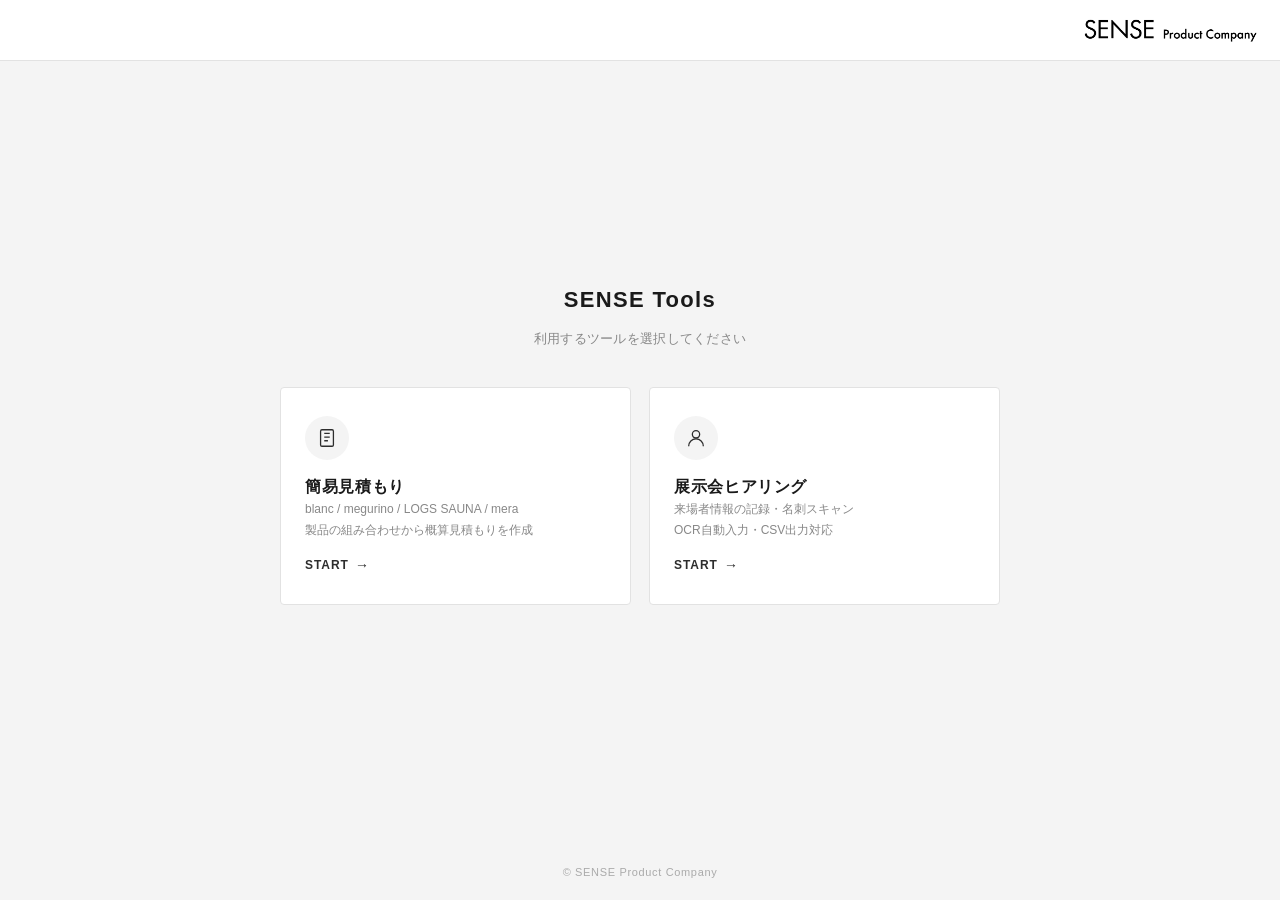
<file: index.html>
<!DOCTYPE html>
<html lang="ja">
<head>
<meta charset="UTF-8">
<meta name="viewport" content="width=device-width, initial-scale=1.0">
<meta name="theme-color" content="#2D2D2D">
<title>SENSE Tools | blanc & megurino</title>
<style>
*,*::before,*::after{box-sizing:border-box;margin:0;padding:0;touch-action:manipulation;}
html,body{min-height:100vh;}
body{
  font-family:'Hiragino Kaku Gothic Pro','Meiryo','Yu Gothic',sans-serif;
  background:#F4F4F4;color:#2D2D2D;font-size:14px;line-height:1.6;
  display:flex;flex-direction:column;
}
.header{
  background:#fff;border-bottom:1px solid #E2E2E2;padding:16px 20px;
  display:flex;align-items:center;justify-content:flex-end;
}
.header-logo-img{height:28px;width:auto;display:block;}

.main{flex:1;display:flex;flex-direction:column;align-items:center;justify-content:center;padding:40px 20px 60px;}
.intro{text-align:center;margin-bottom:36px;max-width:520px;}
.intro-title{font-size:22px;font-weight:700;color:#1A1A1A;letter-spacing:0.06em;margin-bottom:10px;}
.intro-sub{font-size:13px;color:#888;letter-spacing:0.02em;line-height:1.8;}

.cards{display:grid;grid-template-columns:1fr;gap:14px;width:100%;max-width:520px;}
@media(min-width:680px){.cards{grid-template-columns:1fr 1fr;gap:18px;max-width:720px;}}

.card{
  background:#fff;border:1px solid #E2E2E2;border-radius:4px;
  padding:28px 24px;text-decoration:none;color:inherit;
  display:flex;flex-direction:column;gap:14px;
  transition:border-color 0.15s,background 0.15s,transform 0.1s,box-shadow 0.15s;
  cursor:pointer;
}
.card:hover{border-color:#2D2D2D;transform:translateY(-2px);box-shadow:0 4px 14px rgba(0,0,0,0.06);}
.card:active{transform:translateY(0);}
.card-icon{
  width:44px;height:44px;border-radius:50%;background:#F4F4F4;
  display:flex;align-items:center;justify-content:center;
}
.card-icon svg{width:22px;height:22px;stroke:#2D2D2D;stroke-width:1.4;fill:none;}
.card-title{font-size:16px;font-weight:700;color:#1A1A1A;letter-spacing:0.04em;}
.card-desc{font-size:12px;color:#888;line-height:1.7;}
.card-arrow{margin-top:auto;font-size:12px;color:#2D2D2D;letter-spacing:0.08em;font-weight:600;display:flex;align-items:center;gap:6px;}
.card-arrow::after{content:'→';font-size:14px;}

.footer{padding:18px 20px;text-align:center;font-size:11px;color:#AAAAAA;letter-spacing:0.06em;}
</style>
</head>
<body>
<header class="header">
  <img class="header-logo-img" src="./estimate/images/sense_logo.jpg.png.png?v=3" alt="SENSE Product Company" onerror="this.src='./estimate/images/sense_logo.jpg.png?v=3';this.onerror=function(){this.style.display='none';}">
</header>

<main class="main">
  <div class="intro">
    <div class="intro-title">SENSE Tools</div>
    <div class="intro-sub">利用するツールを選択してください</div>
  </div>

  <div class="cards">
    <a href="./estimate/" class="card">
      <div class="card-icon">
        <svg viewBox="0 0 24 24"><path d="M9 7h6M9 11h6M9 15h4"/><rect x="5" y="3" width="14" height="18" rx="1.5"/></svg>
      </div>
      <div>
        <div class="card-title">簡易見積もり</div>
        <div class="card-desc">blanc / megurino / LOGS SAUNA / mera<br>製品の組み合わせから概算見積もりを作成</div>
      </div>
      <div class="card-arrow">START</div>
    </a>

    <a href="./hearing/" class="card">
      <div class="card-icon">
        <svg viewBox="0 0 24 24"><circle cx="12" cy="8" r="4"/><path d="M4 21c0-4.4 3.6-8 8-8s8 3.6 8 8"/></svg>
      </div>
      <div>
        <div class="card-title">展示会ヒアリング</div>
        <div class="card-desc">来場者情報の記録・名刺スキャン<br>OCR自動入力・CSV出力対応</div>
      </div>
      <div class="card-arrow">START</div>
    </a>
  </div>
</main>

<footer class="footer">© SENSE Product Company</footer>
</body>
</html>
</file>
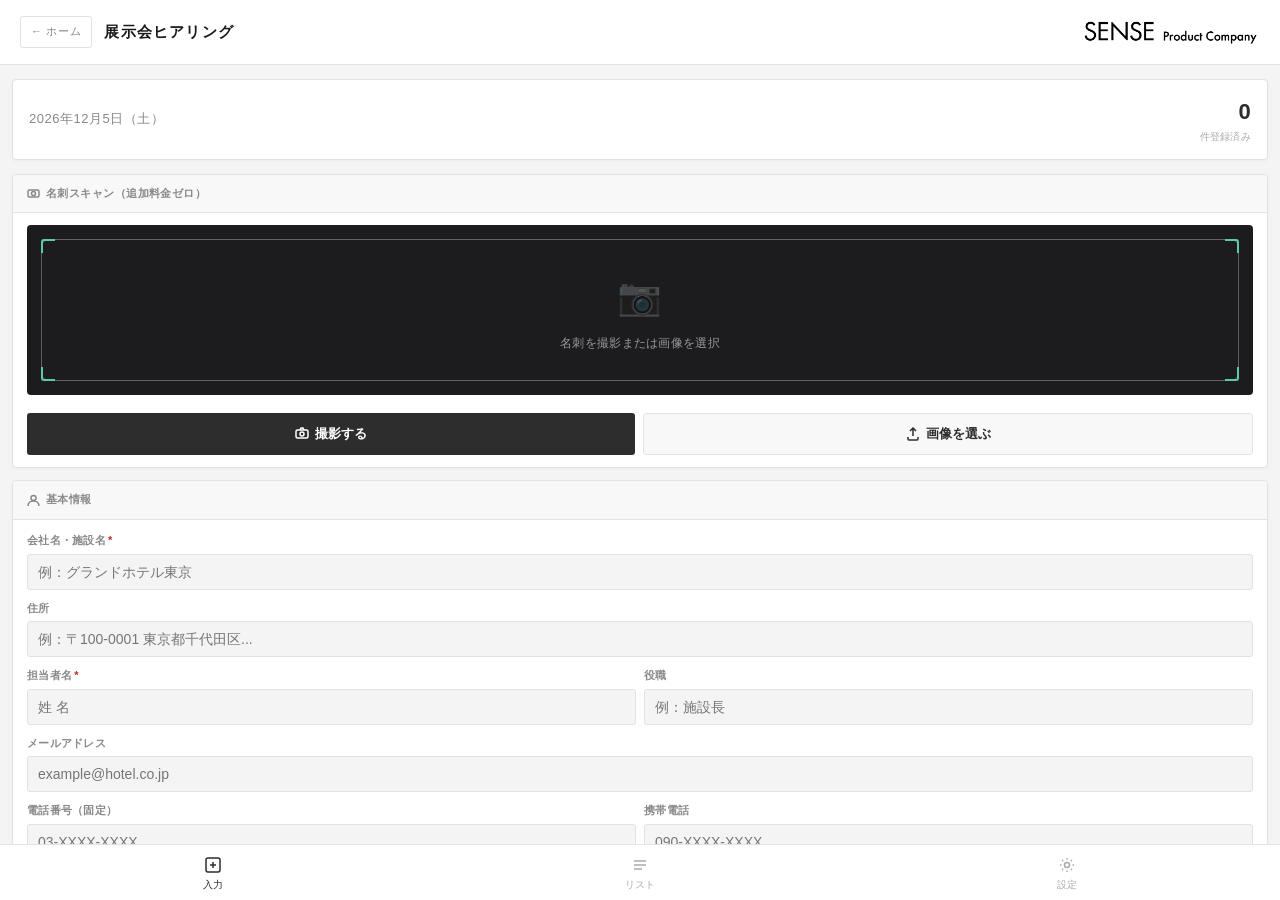
<file: hearing/index.html>
<!DOCTYPE html>
<html lang="ja">
<head>
<meta charset="UTF-8">
<meta name="viewport" content="width=device-width, initial-scale=1.0, user-scalable=no">
<meta name="theme-color" content="#1a56a0">
<meta name="apple-mobile-web-app-capable" content="yes">
<meta name="apple-mobile-web-app-status-bar-style" content="black-translucent">
<meta name="apple-mobile-web-app-title" content="展示会ヒアリング">
<meta name="mobile-web-app-capable" content="yes">
<link rel="manifest" href="manifest.json">
<link rel="apple-touch-icon" href="icons/icon-192.png">
<link rel="icon" type="image/png" href="icons/icon-192.png">
<title>展示会ヒアリング</title>
<style>
*{box-sizing:border-box;margin:0;padding:0}
:root{
  --bg:#F4F4F4;--surface:#fff;--surface2:#F8F8F8;--border:#E2E2E2;
  --text:#2D2D2D;--text2:#888;--text3:#AAAAAA;
  --accent:#2D2D2D;--accent-light:#F4F4F4;--accent-text:#1A1A1A;
  --green:#388E3C;--green-light:#E8F5E9;
  --amber:#8a5c00;--amber-light:#FFF8E1;
  --red:#C62828;--red-light:#FDECEC;
  --hot:#C62828;--hot-bg:#FDECEC;
  --warm:#8a5c00;--warm-bg:#FFF8E1;
  --cold:#2D2D2D;--cold-bg:#F4F4F4;
  --radius:4px;--radius-sm:3px;--shadow:0 1px 3px rgba(0,0,0,.04);
  --safe-bottom:env(safe-area-inset-bottom,0px);
}
html,body{height:100%;overflow-x:hidden;}
body{font-family:'Hiragino Kaku Gothic Pro','Meiryo','Yu Gothic',sans-serif;background:var(--bg);color:var(--text);font-size:14px;line-height:1.6;letter-spacing:0.02em;}
.app-header{background:#fff;border-bottom:1px solid #E2E2E2;padding:16px 20px;display:flex;align-items:center;justify-content:space-between;gap:12px;flex-shrink:0;}
.app-header-home{text-decoration:none;color:#888;font-size:11px;letter-spacing:0.06em;display:inline-flex;align-items:center;gap:4px;padding:6px 10px;border:1px solid #E2E2E2;border-radius:3px;background:#fff;flex-shrink:0;}
.app-header-home:hover{color:#2D2D2D;border-color:#2D2D2D;}
.app-header-logo{font-size:15px;font-weight:700;letter-spacing:0.08em;color:#1A1A1A;flex:1;}
.app-header-img{height:28px;width:auto;display:block;flex-shrink:0;}
.app-wrapper{display:flex;flex-direction:column;height:100dvh;}
.tab-bar{display:flex;background:var(--surface);border-top:1px solid var(--border);padding-bottom:var(--safe-bottom);flex-shrink:0;position:sticky;bottom:0;z-index:100;}
.tab-btn{flex:1;padding:10px 4px 8px;display:flex;flex-direction:column;align-items:center;gap:3px;cursor:pointer;border:none;background:transparent;font-family:inherit;color:var(--text3);font-size:10px;font-weight:500;}
.tab-btn.active{color:var(--accent);}
.tab-btn svg{width:20px;height:20px;}
.tab-content{flex:1;overflow-y:auto;-webkit-overflow-scrolling:touch;}
.page{display:none;padding:14px 12px 20px;}
.page.active{display:block;}
.topbar{display:flex;align-items:center;justify-content:space-between;padding:14px 16px;background:var(--surface);border:1px solid var(--border);border-radius:var(--radius);margin-bottom:14px;box-shadow:var(--shadow);}
.topbar-title{font-size:15px;font-weight:700;}
.topbar-sub{font-size:11px;color:var(--text3);margin-top:1px;}
.topbar-num{font-size:22px;font-weight:700;color:var(--accent);}
.topbar-label{font-size:10px;color:var(--text3);}
.section{background:var(--surface);border:1px solid var(--border);border-radius:var(--radius);margin-bottom:12px;box-shadow:var(--shadow);overflow:hidden;}
.sh{padding:10px 14px;background:var(--surface2);border-bottom:1px solid var(--border);font-size:11px;font-weight:700;color:var(--text2);letter-spacing:.04em;display:flex;align-items:center;gap:6px;}
.sb{padding:12px 14px;display:flex;flex-direction:column;gap:10px;}
.field{display:flex;flex-direction:column;gap:4px;}
.field-row{display:grid;grid-template-columns:1fr 1fr;gap:8px;}
.lbl{font-size:11px;font-weight:700;color:var(--text2);}
.req{color:var(--red);margin-left:2px;}
input[type=text],input[type=email],input[type=tel],textarea{width:100%;padding:9px 10px;border:1px solid var(--border);border-radius:var(--radius-sm);font-family:inherit;font-size:14px;color:var(--text);background:var(--bg);-webkit-appearance:none;transition:border-color .15s,background .15s;}
input:focus,textarea:focus{outline:none;border-color:var(--accent);background:#fff;}
textarea{resize:none;min-height:64px;}
.ai-filled{border-color:#5DCAA5!important;background:#f0fbf7!important;}
.stars{display:flex;gap:5px;align-items:center;}
.star-btn{width:32px;height:32px;border:1px solid var(--border);border-radius:var(--radius-sm);background:var(--bg);display:flex;align-items:center;justify-content:center;cursor:pointer;font-size:18px;-webkit-tap-highlight-color:transparent;}
.star-btn.on{background:var(--amber-light);border-color:#EF9F27;}
.star-count{font-size:12px;color:var(--text2);margin-left:4px;}
.priority-row{display:flex;gap:6px;}
.pri-btn{flex:1;padding:10px 4px;border-radius:var(--radius-sm);border:1px solid var(--border);font-size:13px;font-weight:700;text-align:center;cursor:pointer;background:var(--bg);color:var(--text2);-webkit-tap-highlight-color:transparent;}
.pri-btn.hot.sel{background:var(--hot-bg);border-color:var(--hot);color:var(--hot);}
.pri-btn.warm.sel{background:var(--warm-bg);border-color:var(--warm);color:var(--warm);}
.pri-btn.cold.sel{background:var(--cold-bg);border-color:var(--cold);color:var(--cold);}
/* scan */
.scan-area{position:relative;background:#1c1c1e;border-radius:var(--radius);overflow:hidden;min-height:170px;display:flex;align-items:center;justify-content:center;}
.scan-guide{text-align:center;color:rgba(255,255,255,.55);font-size:12px;padding:20px;}
.scan-guide-icon{font-size:36px;margin-bottom:8px;opacity:.5;}
.scan-preview{width:100%;max-height:170px;object-fit:contain;display:none;}
.scan-frame{position:absolute;inset:14px;border:1.5px solid rgba(255,255,255,.3);border-radius:8px;pointer-events:none;}
.sc{position:absolute;width:14px;height:14px;}
.sc-tl{top:-1px;left:-1px;border-top:2.5px solid #5DCAA5;border-left:2.5px solid #5DCAA5;border-radius:3px 0 0 0;}
.sc-tr{top:-1px;right:-1px;border-top:2.5px solid #5DCAA5;border-right:2.5px solid #5DCAA5;border-radius:0 3px 0 0;}
.sc-bl{bottom:-1px;left:-1px;border-bottom:2.5px solid #5DCAA5;border-left:2.5px solid #5DCAA5;border-radius:0 0 0 3px;}
.sc-br{bottom:-1px;right:-1px;border-bottom:2.5px solid #5DCAA5;border-right:2.5px solid #5DCAA5;border-radius:0 0 3px 0;}
.scan-btns{display:flex;gap:8px;margin-top:8px;}
.btn{padding:11px;border-radius:var(--radius-sm);border:none;font-family:inherit;font-size:13px;font-weight:700;cursor:pointer;display:flex;align-items:center;justify-content:center;gap:6px;-webkit-tap-highlight-color:transparent;}
.btn-p{background:var(--accent);color:#fff;flex:1;}
.btn-s{background:var(--surface2);color:var(--text);border:1px solid var(--border);flex:1;}
/* claude panel */
.claude-panel{border:1.5px solid #85B7EB;border-radius:var(--radius);overflow:hidden;display:none;}
.claude-panel.show{display:block;}
.cp-head{background:var(--accent-light);padding:10px 14px;display:flex;align-items:center;gap:8px;}
.cp-title{font-size:13px;font-weight:700;color:var(--accent-text);}
.cp-body{padding:12px 14px;display:flex;flex-direction:column;gap:10px;}
.step-row{display:flex;gap:10px;align-items:flex-start;}
.step-num{width:22px;height:22px;border-radius:50%;background:var(--accent);color:#fff;font-size:11px;font-weight:700;display:flex;align-items:center;justify-content:center;flex-shrink:0;margin-top:1px;}
.step-text{font-size:12px;color:var(--text2);line-height:1.6;flex:1;}
.step-text strong{color:var(--text);font-weight:700;}
.copy-btn{width:100%;padding:10px;border-radius:var(--radius-sm);border:1.5px dashed #85B7EB;background:var(--accent-light);color:var(--accent-text);font-family:inherit;font-size:12px;font-weight:700;cursor:pointer;display:flex;align-items:center;justify-content:center;gap:6px;}
.open-btn{width:100%;padding:11px;border-radius:var(--radius-sm);border:none;background:var(--accent);color:#fff;font-family:inherit;font-size:13px;font-weight:700;cursor:pointer;display:flex;align-items:center;justify-content:center;gap:6px;}
.paste-area{width:100%;padding:9px 10px;border:1.5px dashed var(--border);border-radius:var(--radius-sm);font-family:'Courier New',monospace;font-size:12px;color:var(--text2);background:var(--bg);min-height:72px;resize:none;}
.paste-area:focus{outline:none;border-color:var(--accent);border-style:solid;}
.parse-btn{width:100%;padding:11px;border-radius:var(--radius-sm);border:none;background:var(--green-light);color:var(--green);font-family:inherit;font-size:13px;font-weight:700;cursor:pointer;display:flex;align-items:center;justify-content:center;gap:6px;}
.status-bar{padding:8px 10px;border-radius:var(--radius-sm);font-size:12px;display:none;align-items:center;gap:6px;}
.status-bar.ok{background:var(--green-light);color:var(--green);display:flex;}
.status-bar.err{background:var(--red-light);color:var(--red);display:flex;}
/* submit */
.submit-area{display:flex;gap:8px;margin-top:4px;}
.btn-clear{flex:1;padding:13px;border-radius:var(--radius-sm);border:1px solid var(--border);background:var(--bg);color:var(--text2);font-family:inherit;font-size:14px;cursor:pointer;font-weight:500;}
.btn-submit{flex:2;padding:13px;border-radius:var(--radius-sm);border:none;background:var(--accent);color:#fff;font-family:inherit;font-size:14px;font-weight:700;cursor:pointer;}
/* list */
.badge{display:inline-block;font-size:11px;font-weight:700;padding:3px 9px;border-radius:20px;}
.badge-blue{background:var(--accent-light);color:var(--accent-text);}
.badge-red{background:var(--hot-bg);color:var(--hot);}
.badge-amber{background:var(--amber-light);color:var(--amber);}
.badge-green{background:var(--green-light);color:var(--green);}
.badge-gray{background:var(--surface2);color:var(--text2);}
.lead-card{background:var(--surface);border:1px solid var(--border);border-radius:var(--radius);padding:12px 14px;margin-bottom:8px;box-shadow:var(--shadow);}
.lc-head{display:flex;align-items:center;gap:10px;margin-bottom:6px;}
.avatar{width:36px;height:36px;border-radius:50%;display:flex;align-items:center;justify-content:center;font-size:12px;font-weight:700;flex-shrink:0;}
.lead-name{font-size:14px;font-weight:700;}
.lead-co{font-size:12px;color:var(--text2);}
.lead-meta{display:flex;gap:6px;align-items:center;flex-wrap:wrap;}
.pri-dot{width:8px;height:8px;border-radius:50%;}
.lead-time{font-size:11px;color:var(--text3);}
/* export */
.btn-export{width:100%;padding:12px;border-radius:var(--radius-sm);border:1px solid var(--accent);background:var(--accent-light);color:var(--accent-text);font-family:inherit;font-size:13px;font-weight:700;cursor:pointer;display:flex;align-items:center;justify-content:center;gap:6px;}
.btn-danger{border-color:var(--red)!important;background:var(--red-light)!important;color:var(--red)!important;}
/* install banner */
.install-banner{background:var(--accent-light);border:1px solid #85B7EB;border-radius:var(--radius);padding:12px 14px;margin-bottom:14px;display:none;}
.install-banner.show{display:block;}
/* toast */
.toast{position:fixed;bottom:calc(64px + var(--safe-bottom) + 12px);left:50%;transform:translateX(-50%) translateY(20px);background:#1a1917;color:#fff;padding:10px 20px;border-radius:30px;font-size:13px;font-weight:500;opacity:0;transition:all .3s;z-index:999;white-space:nowrap;pointer-events:none;}
.toast.show{transform:translateX(-50%) translateY(0);opacity:1;}
#file-input,#camera-input{display:none;}
@keyframes spin{to{transform:rotate(360deg)}}
</style>
</head>
<body>
<div class="app-wrapper">
<div class="app-header">
  <a href="../" class="app-header-home">← ホーム</a>
  <div class="app-header-logo">展示会ヒアリング</div>
  <a href="../" style="display:block;line-height:0;"><img class="app-header-img" src="../estimate/images/sense_logo.jpg.png.png?v=3" alt="SENSE Product Company — ホームへ" onerror="this.src='../estimate/images/sense_logo.jpg.png?v=3';this.onerror=function(){this.style.display='none';}"></a>
</div>
<div class="tab-content">

  <!-- ページ1: 入力 -->
  <div class="page active" id="page-form">
    <div class="topbar">
      <div>
        <div class="topbar-title" style="font-size:13px;letter-spacing:0.04em;color:#888;font-weight:500;" id="date-label"></div>
      </div>
      <div style="text-align:right;">
        <div class="topbar-num" id="count-num">0</div>
        <div class="topbar-label">件登録済み</div>
      </div>
    </div>

    <div class="install-banner" id="install-banner">
      <div style="font-size:13px;font-weight:700;color:var(--accent-text);margin-bottom:4px;">📱 ホーム画面に追加できます</div>
      <div style="font-size:12px;color:var(--accent-text);">Safari「共有」ボタン →「ホーム画面に追加」</div>
    </div>

    <!-- 名刺スキャン -->
    <div class="section">
      <div class="sh">
        <svg width="13" height="13" viewBox="0 0 13 13" fill="none" stroke="currentColor" stroke-width="1.5"><rect x="1" y="3" width="11" height="7" rx="1.5"/><circle cx="6.5" cy="6.5" r="2"/></svg>
        名刺スキャン（追加料金ゼロ）
      </div>
      <div class="sb">
        <div class="scan-area" id="scan-area">
          <div class="scan-frame">
            <div class="sc sc-tl"></div><div class="sc sc-tr"></div>
            <div class="sc sc-bl"></div><div class="sc sc-br"></div>
          </div>
          <div class="scan-guide" id="scan-guide">
            <div class="scan-guide-icon">📷</div>
            <div>名刺を撮影または画像を選択</div>
          </div>
          <img id="scan-preview" class="scan-preview" alt="名刺プレビュー">
        </div>
        <div class="scan-btns">
          <button class="btn btn-p" onclick="document.getElementById('camera-input').click()">
            <svg width="14" height="14" viewBox="0 0 14 14" fill="none" stroke="currentColor" stroke-width="1.5"><rect x="1" y="3" width="12" height="8" rx="1.5"/><circle cx="7" cy="7" r="2"/><path d="M5 3l1-2h2l1 2"/></svg>撮影する
          </button>
          <button class="btn btn-s" onclick="document.getElementById('file-input').click()">
            <svg width="14" height="14" viewBox="0 0 14 14" fill="none" stroke="currentColor" stroke-width="1.5"><path d="M7 1v8M4 4l3-3 3 3M2 10v2a1 1 0 0 0 1 1h8a1 1 0 0 0 1-1v-2"/></svg>画像を選ぶ
          </button>
        </div>

        <!-- OCRボタン（撮影後に表示） -->
        <button class="btn btn-p" id="ocr-btn" style="display:none;width:100%;margin-top:8px;background:var(--green);" onclick="runOCR()">
          <svg width="14" height="14" viewBox="0 0 14 14" fill="none" stroke="currentColor" stroke-width="1.5"><circle cx="7" cy="7" r="6"/><path d="M5 7l1.5 1.5L9 6"/></svg>
          OCRで自動読み取り（無料）
        </button>
        <div class="status-bar" id="ocr-status"></div>

        <details id="claude-fallback" style="display:none;margin-top:6px;">
          <summary style="font-size:11px;color:var(--text3);cursor:pointer;padding:4px 0;">OCRで読み取れない場合：claude.aiで手動読み取り</summary>
        </details>

        <!-- claude.ai連携パネル（撮影後に表示） -->
        <div class="claude-panel" id="claude-panel">
          <div class="cp-head">
            <svg width="14" height="14" viewBox="0 0 14 14" fill="none" stroke="var(--accent-text)" stroke-width="1.5"><circle cx="7" cy="7" r="6"/><path d="M5 7l2 2 3-3"/></svg>
            <span class="cp-title">claude.aiで無料読み取り（3ステップ）</span>
          </div>
          <div class="cp-body">
            <div class="step-row">
              <div class="step-num">1</div>
              <div class="step-text"><strong>プロンプトをコピー</strong>してください</div>
            </div>
            <button class="copy-btn" id="copy-btn" onclick="copyPrompt()">
              <svg width="13" height="13" viewBox="0 0 13 13" fill="none" stroke="currentColor" stroke-width="1.5"><rect x="1" y="4" width="8" height="8" rx="1.5"/><path d="M4 4V2.5A1.5 1.5 0 0 1 5.5 1h5A1.5 1.5 0 0 1 12 2.5v5A1.5 1.5 0 0 1 10.5 9H9"/></svg>
              プロンプトをコピー
            </button>

            <div class="step-row">
              <div class="step-num">2</div>
              <div class="step-text"><strong>claude.aiを開き</strong>、名刺画像を貼り付け＋プロンプトを送信</div>
            </div>
            <button class="open-btn" onclick="window.open('https://claude.ai','_blank')">
              <svg width="14" height="14" viewBox="0 0 14 14" fill="none" stroke="currentColor" stroke-width="1.5"><path d="M6 2H2a1 1 0 0 0-1 1v9a1 1 0 0 0 1 1h9a1 1 0 0 0 1-1V8M8 1h5v5M5 9L13 1"/></svg>
              claude.aiを開く（別タブ）
            </button>

            <div class="step-row">
              <div class="step-num">3</div>
              <div class="step-text">Claudeの返答（JSON）を<strong>下に貼り付け</strong>て「自動入力」</div>
            </div>
            <textarea class="paste-area" id="paste-area" placeholder='{"company":"...","name":"...","title":"...","email":"...","phone":"..."}' rows="3"></textarea>
            <button class="parse-btn" onclick="parseAndFill()">
              <svg width="14" height="14" viewBox="0 0 14 14" fill="none" stroke="currentColor" stroke-width="1.5"><path d="M2 7l4 4 6-6"/></svg>
              フォームに自動入力する
            </button>
            <div class="status-bar" id="parse-status"></div>
          </div>
        </div>
      </div>
    </div>

    <!-- 基本情報 -->
    <div class="section">
      <div class="sh">
        <svg width="13" height="13" viewBox="0 0 13 13" fill="none" stroke="currentColor" stroke-width="1.5"><circle cx="6.5" cy="4" r="2.5"/><path d="M1 12c0-3 2.5-5 5.5-5s5.5 2 5.5 5"/></svg>基本情報
      </div>
      <div class="sb">
        <div class="field">
          <label class="lbl">会社名・施設名<span class="req">*</span></label>
          <input type="text" id="company" placeholder="例：グランドホテル東京">
        </div>
        <div class="field">
          <label class="lbl">住所</label>
          <input type="text" id="address" placeholder="例：〒100-0001 東京都千代田区...">
        </div>
        <div class="field-row">
          <div class="field">
            <label class="lbl">担当者名<span class="req">*</span></label>
            <input type="text" id="name" placeholder="姓 名">
          </div>
          <div class="field">
            <label class="lbl">役職</label>
            <input type="text" id="title" placeholder="例：施設長">
          </div>
        </div>
        <div class="field">
          <label class="lbl">メールアドレス</label>
          <input type="email" id="email" placeholder="example@hotel.co.jp">
        </div>
        <div class="field-row">
          <div class="field">
            <label class="lbl">電話番号（固定）</label>
            <input type="tel" id="phone" placeholder="03-XXXX-XXXX">
          </div>
          <div class="field">
            <label class="lbl">携帯電話</label>
            <input type="tel" id="mobile" placeholder="090-XXXX-XXXX">
          </div>
        </div>
      </div>
    </div>

    <!-- ヒアリング結果 -->
    <div class="section">
      <div class="sh">
        <svg width="13" height="13" viewBox="0 0 13 13" fill="none" stroke="currentColor" stroke-width="1.5"><path d="M1 10V4a2 2 0 0 1 2-2h7a2 2 0 0 1 2 2v4a2 2 0 0 1-2 2H4l-3 2z"/></svg>ヒアリング結果
      </div>
      <div class="sb">
        <div class="field">
          <label class="lbl">業種</label>
          <input type="text" id="industry" placeholder="例：宿泊施設、小売">
        </div>
        <div class="field">
          <label class="lbl">興味・関心度</label>
          <div class="stars">
            <button class="star-btn" data-val="1" onclick="setStar(1)">★</button>
            <button class="star-btn" data-val="2" onclick="setStar(2)">★</button>
            <button class="star-btn" data-val="3" onclick="setStar(3)">★</button>
            <button class="star-btn" data-val="4" onclick="setStar(4)">★</button>
            <button class="star-btn" data-val="5" onclick="setStar(5)">★</button>
            <span class="star-count" id="star-count">未評価</span>
          </div>
        </div>
<div class="field">
          <label class="lbl">課題・メモ</label>
          <textarea id="memo" placeholder="聞いた課題、要望、特記事項など"></textarea>
        </div>
      </div>
    </div>

    <div class="submit-area">
      <button class="btn-clear" onclick="clearForm()">クリア</button>
      <button class="btn-submit" onclick="submitForm()">登録する</button>
    </div>

    <!-- 登録完了パネル（submit成功後に表示） -->
    <div class="section" id="post-submit-panel" style="display:none;margin-top:12px;border-color:var(--accent);">
      <div class="sh" style="background:var(--accent);color:#fff;border-bottom:none;">
        <svg width="13" height="13" viewBox="0 0 13 13" fill="none" stroke="currentColor" stroke-width="1.8"><path d="M2 7l3 3 6-6"/></svg>
        登録が完了しました
      </div>
      <div class="sb">
        <div id="post-submit-summary" style="font-size:12px;color:var(--text2);line-height:1.7;"></div>
        <div id="post-submit-linked" style="display:none;font-size:11px;color:var(--text2);padding:8px 10px;background:var(--surface2);border-radius:var(--radius-sm);"></div>
        <button class="btn btn-p" onclick="proceedToEstimate()" style="width:100%;background:var(--accent);">
          <svg width="14" height="14" viewBox="0 0 14 14" fill="none" stroke="currentColor" stroke-width="1.5"><path d="M3 7h8M7 3l4 4-4 4"/></svg>
          この内容で見積もりに進む
        </button>
        <div style="display:flex;gap:8px;">
          <button class="btn btn-s" onclick="goToList()" style="flex:1;">リストを見る</button>
          <button class="btn btn-s" onclick="resetAfterSubmit()" style="flex:1;">次の来場者</button>
        </div>
      </div>
    </div>

    <!-- 連携バナー（from_estimate時に表示） -->
    <div class="section" id="from-estimate-banner" style="display:none;border-color:var(--accent);margin-bottom:12px;">
      <div class="sb" style="background:var(--surface2);">
        <div style="font-size:12px;color:var(--text);line-height:1.7;">
          <strong>見積もりから連携されました</strong><br>
          <span id="from-estimate-summary" style="color:var(--text2);font-size:11px;"></span>
        </div>
      </div>
    </div>
  </div>

  <!-- ページ2: リスト -->
  <div class="page" id="page-list">
    <div style="display:flex;align-items:center;justify-content:space-between;margin-bottom:12px;">
      <span style="font-size:15px;font-weight:700;">登録リスト</span>
      <span class="badge badge-blue" id="list-count-badge">0件</span>
    </div>
<div id="lead-list"></div>
  </div>

  <!-- ページ3: 設定 -->
  <div class="page" id="page-settings">
    <div class="topbar" style="margin-bottom:14px;">
      <div><div class="topbar-title">設定</div><div class="topbar-sub">エクスポート・使い方</div></div>
    </div>

    <div class="section">
      <div class="sh"><svg width="13" height="13" viewBox="0 0 13 13" fill="none" stroke="currentColor" stroke-width="1.5"><path d="M2 4h9v7H2zM4 7h5M4 9h3"/></svg>Googleスプレッドシート連携（任意）</div>
      <div class="sb">
        <div style="font-size:12px;color:var(--text2);line-height:1.7;">
          登録時に自動でスプレッドシートへ書き込みます。設定すると複数端末・チームでデータ共有可能。<br>
          <strong>初期設定（1回のみ）</strong>:<br>
          ① Googleスプレッドシートを新規作成<br>
          ② メニュー「拡張機能」→「Apps Script」<br>
          ③ 下記コードを貼り付け（既存コードは全削除）<br>
          ④ 「デプロイ」→「新しいデプロイ」→種類「ウェブアプリ」<br>
          ⑤ 実行するユーザー「自分」、アクセスできるユーザー「全員」 → デプロイ<br>
          ⑥ 表示された <strong>ウェブアプリのURL</strong> を下に貼り付け
        </div>
        <details style="font-size:12px;color:var(--text2);">
          <summary style="cursor:pointer;padding:6px 0;font-weight:700;">▾ Apps Script コード（コピー用）</summary>
          <button class="btn btn-s" onclick="copyGasCode()" style="width:100%;margin-bottom:6px;">コードをコピー</button>
          <textarea readonly id="gas-code" style="width:100%;min-height:140px;font-family:'Courier New',monospace;font-size:11px;padding:8px;border:1px solid var(--border);border-radius:var(--radius-sm);resize:vertical;background:var(--surface2);color:var(--text);">function doPost(e) {
  const sheet = SpreadsheetApp.getActiveSpreadsheet().getActiveSheet();
  const d = JSON.parse(e.postData.contents);
  if (sheet.getLastRow() === 0) {
    sheet.appendRow(['登録日時','会社名','住所','担当者名','役職','メール','電話','携帯','業種','関心度','メモ','見積もり要約','見積もり合計']);
  }
  sheet.appendRow([d.時刻||'',d.会社名||'',d.住所||'',d.担当者名||'',d.役職||'',d.メール||'',d.電話||'',d.携帯||'',d.業種||'',d.関心度||'',d.メモ||'',d.見積もり要約||'',d.見積もり合計||'']);
  return ContentService.createTextOutput(JSON.stringify({ok:true})).setMimeType(ContentService.MimeType.JSON);
}</textarea>
        </details>
        <div class="field">
          <label class="lbl">ウェブアプリのURL</label>
          <input type="text" id="sheet-url-input" placeholder="https://script.google.com/macros/s/.../exec" autocomplete="off" autocorrect="off" spellcheck="false">
        </div>
        <div style="display:flex;gap:8px;">
          <button class="btn btn-p" onclick="saveSheetUrl()" style="flex:1;">
            <svg width="14" height="14" viewBox="0 0 14 14" fill="none" stroke="currentColor" stroke-width="1.5"><path d="M2 7l4 4 6-6"/></svg>
            保存
          </button>
          <button class="btn btn-s" onclick="testSheetWebhook()" style="flex:1;">送信テスト</button>
        </div>
        <div class="status-bar" id="sheet-status"></div>
      </div>
    </div>

    <div class="section">
      <div class="sh"><svg width="13" height="13" viewBox="0 0 13 13" fill="none" stroke="currentColor" stroke-width="1.5"><circle cx="6.5" cy="6.5" r="2"/><path d="M6.5 1v1.5M6.5 10V11.5M1 6.5h1.5M10 6.5H11.5"/></svg>Google Cloud Vision APIキー（高精度・推奨）</div>
      <div class="sb">
        <div style="font-size:12px;color:var(--text2);line-height:1.7;">
          OCR.space より精度が大幅に高い Google の OCR を利用できます（月1,000枚まで無料・以降1枚 約0.2円）。<br>
          <strong>初期設定（1回のみ）</strong>:<br>
          ① <a href="https://console.cloud.google.com/" target="_blank" style="color:var(--accent);">Google Cloud Console</a> にログイン<br>
          ② プロジェクトを作成（任意の名前）<br>
          ③ 左メニュー「APIとサービス」→「ライブラリ」→ <strong>「Cloud Vision API」</strong> を有効化<br>
          ④ 「APIとサービス」→「認証情報」→ <strong>「+ 認証情報を作成」→「APIキー」</strong><br>
          ⑤ 表示されたキー（<code>AIza...</code>）を下に貼り付け<br>
          ⑥（推奨）作成したキーを編集 → API制限で「Cloud Vision API」のみ許可
        </div>
        <div class="field">
          <label class="lbl">APIキー</label>
          <input type="text" id="gcv-key-input" placeholder="AIzaSy..." autocomplete="off" autocorrect="off" spellcheck="false">
        </div>
        <button class="btn btn-p" onclick="saveGcvKey()" style="width:100%;">
          <svg width="14" height="14" viewBox="0 0 14 14" fill="none" stroke="currentColor" stroke-width="1.5"><path d="M2 7l4 4 6-6"/></svg>
          保存する
        </button>
        <div style="font-size:11px;color:var(--text3);line-height:1.6;">
          ※ 1,000枚を超えると課金されます。心配な場合は GCP の予算アラートを設定してください。<br>
          ※ キーは端末内（localStorage）のみに保存され、外部送信はGoogleのみです。
        </div>
      </div>
    </div>

    <div class="section">
      <div class="sh"><svg width="13" height="13" viewBox="0 0 13 13" fill="none" stroke="currentColor" stroke-width="1.5"><circle cx="6.5" cy="6.5" r="2"/><path d="M6.5 1v1.5M6.5 10V11.5M1 6.5h1.5M10 6.5H11.5"/></svg>OCR.space APIキー（フォールバック・任意）</div>
      <div class="sb">
        <div style="font-size:12px;color:var(--text2);line-height:1.7;">
          OCR読み取りには <strong>OCR.space</strong> の無料APIキーが必要です（月25,000回まで・<strong>クレジットカード不要</strong>）。<br>
          ① <a href="https://ocr.space/ocrapi/freekey" target="_blank" style="color:var(--accent);">ocr.space/ocrapi/freekey</a> を開く<br>
          ② メールアドレスを入力 → 受信したキーを下に貼り付け<br>
          ③ 保存
        </div>
        <div class="field">
          <label class="lbl">APIキー</label>
          <input type="text" id="ocr-key-input" placeholder="K8XXXXXXXX..." autocomplete="off" autocorrect="off" spellcheck="false">
        </div>
        <button class="btn btn-p" onclick="saveOcrKey()" style="width:100%;">
          <svg width="14" height="14" viewBox="0 0 14 14" fill="none" stroke="currentColor" stroke-width="1.5"><path d="M2 7l4 4 6-6"/></svg>
          保存する
        </button>
      </div>
    </div>

    <div class="section">
      <div class="sh"><svg width="13" height="13" viewBox="0 0 13 13" fill="none" stroke="currentColor" stroke-width="1.5"><path d="M2 10v2h9v-2M6.5 1v8M4 6l2.5 3L9 6"/></svg>データエクスポート</div>
      <div class="sb">
        <div style="font-size:12px;color:var(--text2);">登録データをCSVでダウンロードできます。展示会後にGoogleスプレッドシートへインポートして管理できます。</div>
        <button class="btn-export" onclick="exportCSV()">
          <svg width="14" height="14" viewBox="0 0 14 14" fill="none" stroke="currentColor" stroke-width="1.5"><path d="M2 10v2h9v-2M6.5 1v8M4 6l2.5 3L9 6"/></svg>CSVをダウンロード
        </button>
        <button class="btn-export btn-danger" onclick="clearAllData()">
          <svg width="14" height="14" viewBox="0 0 14 14" fill="none" stroke="currentColor" stroke-width="1.5"><path d="M2 4h10M5 4V2h4v2M11 4l-1 8H4L3 4"/></svg>全データを削除
        </button>
      </div>
    </div>

    <div class="section">
      <div class="sh"><svg width="13" height="13" viewBox="0 0 13 13" fill="none" stroke="currentColor" stroke-width="1.5"><circle cx="6.5" cy="6.5" r="5.5"/><path d="M6.5 4v3l2 1.5"/></svg>名刺読み取りの流れ</div>
      <div class="sb">
        <div style="font-size:12px;color:var(--text2);line-height:1.9;">
          <strong>① 名刺を撮影</strong>（またはギャラリーから選択）<br>
          <strong>② 「プロンプトをコピー」</strong>ボタンを押す<br>
          <strong>③ 「claude.aiを開く」</strong>で別タブを開く<br>
          <strong>④ claude.aiに名刺画像＋プロンプトを送信</strong><br>
          <strong>⑤ 返答のJSONをこのアプリに貼り付け</strong>→ 自動入力<br><br>
          <span style="color:var(--green);font-weight:700;">✓ APIキー不要・追加料金ゼロ</span>
        </div>
      </div>
    </div>

    <div class="section">
      <div class="sh"><svg width="13" height="13" viewBox="0 0 13 13" fill="none" stroke="currentColor" stroke-width="1.5"><rect x="2" y="1" width="9" height="11" rx="1.5"/><path d="M4 4h5M4 7h5M4 10h3"/></svg>ホーム画面への追加</div>
      <div class="sb">
        <div style="font-size:12px;color:var(--text2);line-height:1.9;">
          <strong>iOS（Safari）</strong><br>
          画面下「共有」ボタン →「ホーム画面に追加」<br><br>
          <strong>Android（Chrome）</strong><br>
          右上「⋮」→「ホーム画面に追加」
        </div>
      </div>
    </div>
  </div>

</div><!-- /tab-content -->

<div class="tab-bar">
  <button class="tab-btn active" id="tab-form" onclick="switchTab('form')">
    <svg viewBox="0 0 20 20" fill="none" stroke="currentColor" stroke-width="1.5"><rect x="3" y="3" width="14" height="14" rx="2"/><path d="M7 10h6M10 7v6"/></svg>入力
  </button>
  <button class="tab-btn" id="tab-list" onclick="switchTab('list')">
    <svg viewBox="0 0 20 20" fill="none" stroke="currentColor" stroke-width="1.5"><path d="M4 6h12M4 10h12M4 14h8"/></svg>リスト
  </button>
  <button class="tab-btn" id="tab-settings" onclick="switchTab('settings')">
    <svg viewBox="0 0 20 20" fill="none" stroke="currentColor" stroke-width="1.5"><circle cx="10" cy="10" r="2.5"/><path d="M10 3v1.5M10 15.5V17M3 10h1.5M15.5 10H17M5.05 5.05l1.06 1.06M13.89 13.89l1.06 1.06M5.05 14.95l1.06-1.06M13.89 6.11l1.06-1.06"/></svg>設定
  </button>
</div>
</div>

<div class="toast" id="toast"></div>
<input type="file" id="file-input" accept="image/*" onchange="handleFile(event)">
<input type="file" id="camera-input" accept="image/*" capture="environment" onchange="handleFile(event)">

<script>
let starVal=0;
const d=new Date();
document.getElementById('date-label').textContent=d.getFullYear()+'年'+(d.getMonth()+1)+'月'+d.getDate()+'日（'+'日月火水木金土'[d.getDay()]+'）';
function rec(){try{return JSON.parse(localStorage.getItem('hr')||'[]')}catch{return[]}}
function saveRec(r){localStorage.setItem('hr',JSON.stringify(r))}
function refreshCount(){const n=rec().length;document.getElementById('count-num').textContent=n;document.getElementById('list-count-badge').textContent=n+'件';}
refreshCount();
if(/iphone|ipad|ipod/i.test(navigator.userAgent)&&!window.navigator.standalone)
  document.getElementById('install-banner').classList.add('show');

function switchTab(t){
  ['form','list','settings'].forEach(x=>{
    document.getElementById('page-'+x).classList.toggle('active',x===t);
    document.getElementById('tab-'+x).classList.toggle('active',x===t);
  });
  if(t==='list')renderList();
}

let lastImageDataURL=null;
function handleFile(e){
  const f=e.target.files[0];if(!f)return;
  const r=new FileReader();
  r.onload=ev=>{
    lastImageDataURL=ev.target.result;
    const p=document.getElementById('scan-preview');
    p.src=ev.target.result;p.style.display='block';
    document.getElementById('scan-guide').style.display='none';
    document.getElementById('ocr-btn').style.display='flex';
    document.getElementById('claude-fallback').style.display='block';
    document.getElementById('claude-panel').classList.remove('show');
    setOS('','');
  };
  r.readAsDataURL(f);e.target.value='';
}

document.addEventListener('DOMContentLoaded',()=>{
  const det=document.getElementById('claude-fallback');
  det?.addEventListener('toggle',()=>{
    document.getElementById('claude-panel').classList.toggle('show',det.open);
  });
});

function setOS(t,m){const el=document.getElementById('ocr-status');el.className='status-bar'+(t?' '+t:'');el.innerHTML=m;}

function getOcrKey(){return localStorage.getItem('ocrspace_key')||'';}
function getGcvKey(){return localStorage.getItem('gcv_key')||'';}
function saveGcvKey(){
  const k=document.getElementById('gcv-key-input').value.trim();
  if(!k){showToast('APIキーを入力してください');return;}
  if(!/^AIza[\w-]{20,}$/.test(k)){showToast('Google APIキー（AIza...）の形式で入力してください');return;}
  localStorage.setItem('gcv_key',k);
  showToast('✓ Google Vision APIキーを保存しました');
}
(()=>{const s=getGcvKey();const el=document.getElementById('gcv-key-input');if(s&&el)el.value=s;})();

async function ocrWithGoogleVision(dataURL,key){
  const base64=dataURL.split(',')[1];
  const url='https://vision.googleapis.com/v1/images:annotate?key='+encodeURIComponent(key);
  const body={requests:[{image:{content:base64},features:[{type:'DOCUMENT_TEXT_DETECTION'}],imageContext:{languageHints:['ja','en']}}]};
  const res=await fetchWithTimeout(url,{method:'POST',headers:{'Content-Type':'application/json'},body:JSON.stringify(body)},45000);
  if(!res.ok){
    let msg='HTTP '+res.status;
    try{const j=await res.json();if(j.error?.message)msg=j.error.message;}catch(e){}
    throw new Error(msg);
  }
  const json=await res.json();
  const r=json.responses?.[0];
  if(r?.error)throw new Error(r.error.message||'Vision APIエラー');
  return r?.fullTextAnnotation?.text||'';
}

async function ocrWithOcrSpace(dataURL,key){
  const compressed=await compressImage(dataURL,950000);
  const fd=new FormData();
  fd.append('base64Image',compressed);
  fd.append('language','jpn');
  fd.append('OCREngine','2');
  fd.append('scale','true');
  fd.append('isTable','false');
  const res=await fetchWithTimeout('https://api.ocr.space/parse/image',{method:'POST',headers:{apikey:key},body:fd},45000);
  if(!res.ok)throw new Error('HTTP '+res.status);
  const json=await res.json();
  if(json.IsErroredOnProcessing){
    const msg=Array.isArray(json.ErrorMessage)?json.ErrorMessage.join(' '):json.ErrorMessage||'OCR APIエラー';
    throw new Error(msg);
  }
  return json.ParsedResults?.[0]?.ParsedText||'';
}

async function compressImage(dataURL,maxBytes){
  return new Promise((resolve,reject)=>{
    const img=new Image();
    img.onerror=()=>reject(new Error('画像の読み込みに失敗しました'));
    img.onload=()=>{
      try{
        let q=0.85,scale=1;
        const draw=()=>{
          const w=Math.max(1,Math.round(img.naturalWidth*scale)),h=Math.max(1,Math.round(img.naturalHeight*scale));
          const c=document.createElement('canvas');c.width=w;c.height=h;
          c.getContext('2d').drawImage(img,0,0,w,h);
          return c.toDataURL('image/jpeg',q);
        };
        let out=draw(),iter=0;
        while(out.length*0.75>maxBytes&&iter<20){
          if(q>0.45)q-=0.1;else scale*=0.85;
          out=draw();iter++;
        }
        resolve(out);
      }catch(e){reject(e);}
    };
    img.src=dataURL;
  });
}

async function fetchWithTimeout(url,opts,ms){
  const ctrl=new AbortController();
  const t=setTimeout(()=>ctrl.abort(),ms);
  try{return await fetch(url,{...opts,signal:ctrl.signal});}
  finally{clearTimeout(t);}
}

// OCR.space に1回送信して結果を返す（失敗時は throw）
async function _ocrSpaceCall(base64Image, key, engine, timeoutMs){
  const fd=new FormData();
  fd.append('base64Image',base64Image);
  fd.append('language','jpn');
  fd.append('OCREngine',String(engine));
  fd.append('scale','true');
  fd.append('isTable','false');
  fd.append('detectOrientation','true');
  const res=await fetchWithTimeout('https://api.ocr.space/parse/image',
    {method:'POST',headers:{apikey:key},body:fd}, timeoutMs);
  if(!res.ok)throw new Error('HTTP '+res.status);
  const json=await res.json();
  if(json.IsErroredOnProcessing){
    const msg=Array.isArray(json.ErrorMessage)?json.ErrorMessage.join(' '):json.ErrorMessage||'OCR APIエラー';
    throw new Error(msg);
  }
  const text=json.ParsedResults?.[0]?.ParsedText||'';
  return text;
}

async function runOCR(){
  if(!lastImageDataURL){showToast('画像がありません');return;}
  const gcvKey=getGcvKey();
  const key=getOcrKey();
  if(!gcvKey&&!key){
    setOS('err','APIキーが未設定です。「設定」タブで Google Cloud Vision または OCR.space のキーを登録してください');
    document.getElementById('ocr-status').style.display='flex';
    setTimeout(()=>switchTab('settings'),1500);
    return;
  }
  const btn=document.getElementById('ocr-btn');
  btn.disabled=true;
  document.getElementById('ocr-status').style.display='flex';
  const spinner='<span style="width:12px;height:12px;border:2px solid currentColor;border-top-color:transparent;border-radius:50%;animation:spin .7s linear infinite;display:inline-block;vertical-align:middle;"></span>';
  // ★ Google Cloud Vision を優先試行（精度大幅向上・月1000枚無料）
  if(gcvKey){
    try{
      setOS('',`${spinner} Google Cloud Vision で読み取り中...`);
      const text=await ocrWithGoogleVision(lastImageDataURL,gcvKey);
      if(text.trim()){
        const parsed=parseCardText(text);
        fillFields(parsed);
        const filled=Object.values(parsed).filter(Boolean).length;
        if(filled===0)setOS('err','文字は検出しましたが項目を抽出できませんでした。手入力してください');
        else setOS('ok',`✓ ${filled}項目を抽出しました（Google Cloud Vision）。内容をご確認ください`);
        btn.disabled=false;
        return;
      }
      throw new Error('Google Visionが文字を検出できませんでした');
    }catch(err){
      console.warn('GCV failed, fallback:',err);
      const m=err.message||'';
      if(/API key not valid|API_KEY_INVALID/i.test(m)){
        setOS('err','Google APIキーが無効です。設定タブでキーを確認してください');
        btn.disabled=false;return;
      }
      if(/PERMISSION_DENIED|not been used|disabled/i.test(m)){
        setOS('err','Cloud Vision APIが有効化されていません。GCPコンソールで有効化してください');
        btn.disabled=false;return;
      }
      if(/RESOURCE_EXHAUSTED|quota/i.test(m)){
        setOS('err','Google Vision の無料枠（月1000枚）を超過しました。GCPで予算を確認してください');
        btn.disabled=false;return;
      }
      if(!key){
        setOS('err','Google Vision で失敗：'+m+'（OCR.space のキーを設定するとフォールバック可能）');
        btn.disabled=false;return;
      }
      setOS('',`${spinner} Google Vision失敗 → OCR.spaceで再試行中...`);
      await new Promise(r=>setTimeout(r,500));
    }
  }
  // ★ 段階的フォールバック戦略:
  //   1) Engine 1 + 軽量画像 (600KB) - 速くて成功率高い
  //   2) Engine 2 + 軽量画像 (600KB) - 精度高いが遅い
  //   3) Engine 1 + さらに小さく (300KB) - 最終手段
  // タイムアウトは 60 秒に拡張（無料枠は時間帯で詰まりやすい）
  const attempts=[
    {engine:1, maxBytes:600000, timeout:60000, label:'Engine1・軽量'},
    {engine:2, maxBytes:600000, timeout:90000, label:'Engine2・高精度'},
    {engine:1, maxBytes:300000, timeout:60000, label:'Engine1・最小'},
  ];
  let lastError=null;
  let success=false;
  try{
    setOS('',`${spinner} 画像を圧縮中...`);
    let compressedCache={};
    for(let i=0;i<attempts.length;i++){
      const a=attempts[i];
      try{
        if(!compressedCache[a.maxBytes]){
          compressedCache[a.maxBytes]=await compressImage(lastImageDataURL,a.maxBytes);
        }
        const compressed=compressedCache[a.maxBytes];
        setOS('',`${spinner} OCR ${i+1}/${attempts.length}回目: ${a.label}（最長${a.timeout/1000}秒）...`);
        const text=await _ocrSpaceCall(compressed,key,a.engine,a.timeout);
        if(!text.trim()){
          lastError=new Error('文字が検出できませんでした');
          continue;
        }
        const parsed=parseCardText(text);
        fillFields(parsed);
        const filled=Object.values(parsed).filter(Boolean).length;
        if(filled===0){
          setOS('err','文字は検出しましたが項目を抽出できませんでした。手入力してください');
        }else{
          setOS('ok',`✓ ${filled}項目を抽出しました（${a.label}）。内容をご確認ください`);
        }
        success=true;
        break;
      }catch(err){
        lastError=err;
        // タイムアウト/サーバー詰まりなら次の戦略へ。それ以外（API キー無効など）は即停止
        const m=err.message||'';
        if(/key|apikey|invalid/i.test(m) || /rate|limit|quota/i.test(m)){
          break;  // これ以上試しても無駄
        }
        // E101: Timed out / AbortError / HTTP 5xx などはリトライ
        if(i<attempts.length-1){
          setOS('',`${spinner} ${a.label}失敗 → 別の方法を試します...`);
          await new Promise(r=>setTimeout(r,800));  // 0.8秒待機
        }
      }
    }
    if(!success){
      const err=lastError||new Error('原因不明');
      const m=err.message||'';
      let msg='OCRに失敗しました：'+m;
      if(err.name==='AbortError')msg='タイムアウト：3回試行しても応答なし。画像が複雑な場合や混雑時間帯で起きやすいため、claude.aiで手動読み取りをお試しください';
      else if(/E101|Timed out waiting/i.test(m))msg='OCR.space サーバー側タイムアウト（3回試行後）：時間をおくか、claude.aiで手動読み取りをお試しください';
      else if(/key|apikey|invalid/i.test(m))msg='APIキーが無効です。設定タブで OCR.space の無料キーを入力してください';
      else if(/rate|limit|quota/i.test(m))msg='APIの利用制限に達しました。時間をおいて再試行してください';
      else if(/文字が検出/.test(m))msg='文字が検出できませんでした。明るい場所で撮り直すか、claude.aiで手動読み取りをお試しください';
      setOS('err',msg);
    }
  }catch(err){
    console.error(err);
    setOS('err','OCRに失敗しました：'+(err.message||'通信エラー'));
  }finally{
    btn.disabled=false;
  }
}

function parseCardText(text){
  const lines=text.split(/\r?\n/).map(s=>s.replace(/\s+/g,' ').trim()).filter(Boolean);
  const all=lines.join(' ');
  const out={company:'',address:'',name:'',title:'',email:'',phone:'',mobile:''};

  const em=all.match(/[\w.+-]+@[\w-]+\.[\w.-]+/);
  if(em)out.email=em[0];

  out.mobile='';
  const phoneRe=/(?:TEL|MOBILE|MOB|PHONE|携帯|電話)?[:：.]?\s*((?:\+?81[-\s]?|0)\d{1,4}[-－（(\s]?\d{1,4}[-－）)\s]?\d{3,4})/gi;
  const found=[];let m;
  while((m=phoneRe.exec(all))!==null){
    const num=m[1].replace(/[－]/g,'-').replace(/\s+/g,'').replace(/[（(]/g,'-').replace(/[）)]/g,'-').replace(/-+/g,'-').replace(/^-|-$/g,'');
    const digits=num.replace(/\D/g,'').replace(/^81/,'0');
    if(/^0[789]0\d{8}$/.test(digits))found.push({type:'mobile',num});
    else if(/^0\d{8,9}$/.test(digits))found.push({type:'phone',num});
  }
  for(const f of found){if(f.type==='mobile'&&!out.mobile)out.mobile=f.num;if(f.type==='phone'&&!out.phone)out.phone=f.num;}

  const titleJP=['代表取締役','取締役','社長','副社長','専務','常務','会長','部長','次長','課長','係長','主任','店長','施設長','支配人','室長','本部長','事業部長','チーフ','リーダー','顧問','マネージャー','ディレクター','プロデューサー','エンジニア','デザイナー','プランナー','コンサルタント','アシスタント','スタッフ','講師','医師','薬剤師','看護師','弁護士','税理士','司法書士','建築士','技師'];
  const titleEN=['CEO','COO','CTO','CFO','CMO','CIO','PRESIDENT','VICE PRESIDENT','VP','DIRECTOR','MANAGER','LEADER','CHIEF','DESIGNER','DESINER','ENGINEER','DEVELOPER','PHOTOGRAPHER','ARTIST','ILLUSTRATOR','WRITER','PRODUCER','PLANNER','CONSULTANT','ANALYST','COORDINATOR','EDITOR','OWNER','FOUNDER','REPRESENTATIVE','ASSISTANT','OFFICER','SPECIALIST','STAFF','HEAD'];
  for(const ln of lines){
    if(titleJP.some(k=>ln.includes(k))){out.title=ln;break;}
    const upper=ln.toUpperCase();
    if(titleEN.some(k=>upper===k||upper.includes(' '+k)||upper.includes(k+' ')||upper.startsWith(k+'/')||upper.endsWith('/'+k))||(/^[A-Z][A-Z\s.&/-]{2,30}$/.test(ln)&&titleEN.some(k=>upper.includes(k)))){
      out.title=ln;break;
    }
  }

  const companySuffix=/(株式会社|有限会社|合同会社|合資会社|一般社団法人|公益社団法人|学校法人|医療法人|（株）|\(株\)|（有）|\(有\)|Co\.,?\s*Ltd\.?|Inc\.?|Corp\.?|LLC|Ltd\.?|GmbH|S\.A\.)/i;
  for(const ln of lines){
    if(companySuffix.test(ln)){out.company=ln;break;}
  }

  out.address='';
  const addrRe=/(〒?\s*\d{3}[-－]?\d{4})?\s*((?:北海道|東京都|大阪府|京都府|(?:[一-龥]{2,3}県))[一-龥ぁ-んァ-ヴー\d０-９ー\-－()（） ]+(?:市|区|町|村|郡)[一-龥ぁ-んァ-ヴー\d０-９ー\-－()（） ]*)/;
  for(let i=0;i<lines.length;i++){
    const ln=lines[i];
    const mm=ln.match(addrRe);
    if(mm){
      let addr=ln;
      const next=lines[i+1];
      if(next&&/^[一-龥ぁ-んァ-ヴー\d０-９ー\-－()（） ]+$/.test(next)&&next.length<=40&&!/[@]/.test(next))addr+=' '+next;
      out.address=addr.trim();break;
    }
  }
  if(!out.address){
    const zipMatch=all.match(/〒?\s*\d{3}[-－]\d{4}\s*[^\n@]{5,60}/);
    if(zipMatch)out.address=zipMatch[0].trim();
  }

  const isMeta=s=>/[@\d]/.test(s)||/^(TEL|FAX|MAIL|MOBILE|MOB|PHONE|URL|WEB|HTTPS?|WWW|〒|FACEBOOK|TWITTER|INSTAGRAM|LINE|YOUTUBE|TIKTOK)/i.test(s)||/(東京都|大阪府|京都府|北海道|.+[都道府県].+[市区町村])/.test(s);
  const isDecoration=s=>/^[A-Z][.\s]*[A-Z][.]?$/.test(s)||s.length<=2;
  const candidates=lines.filter(ln=>ln!==out.title&&ln!==out.company&&!isMeta(ln)&&!isDecoration(ln)&&ln.length<=25);

  const hasJP=s=>/[一-龥ぁ-んァ-ヴー]/.test(s);
  const isJPName=s=>/^[一-龥ぁ-んァ-ヴー][一-龥ぁ-んァ-ヴー\s　・]{1,14}$/.test(s);
  const isENName=s=>/^[A-Z][a-zA-Z]+(\s+[A-Z][a-zA-Z.]+){1,3}$/.test(s);

  let pick=candidates.find(isJPName);
  if(!pick)pick=candidates.find(isENName);
  if(!pick)pick=candidates.find(s=>hasJP(s)&&s.length<=15);
  if(!pick)pick=candidates.find(s=>/^[A-Za-z][A-Za-z\s.]{1,30}$/.test(s));
  if(pick)out.name=pick.replace(/\s+/g,' ').trim();

  return out;
}

function fillFields(data){
  ['company','address','name','title','email','phone','mobile'].forEach(k=>{
    const el=document.getElementById(k);
    if(el&&data[k]){el.value=data[k];el.classList.add('ai-filled');}
  });
}

const PROMPT=`この名刺画像から情報を抽出し、以下のJSON形式のみで返答してください（前置き・説明文は不要）：
{"company":"会社名・施設名","name":"担当者名（姓名）","title":"役職","email":"メールアドレス","phone":"電話番号（代表より直通・携帯を優先）"}
読み取れない項目は空文字にしてください。`;

function copyPrompt(){
  navigator.clipboard.writeText(PROMPT).then(()=>{
    const b=document.getElementById('copy-btn');
    b.textContent='✓ コピーしました';
    b.style.cssText='background:var(--green-light);border-color:var(--green);color:var(--green);';
    setTimeout(()=>{
      b.innerHTML='<svg width="13" height="13" viewBox="0 0 13 13" fill="none" stroke="currentColor" stroke-width="1.5"><rect x="1" y="4" width="8" height="8" rx="1.5"/><path d="M4 4V2.5A1.5 1.5 0 0 1 5.5 1h5A1.5 1.5 0 0 1 12 2.5v5A1.5 1.5 0 0 1 10.5 9H9"/></svg> プロンプトをコピー';
      b.style.cssText='';
    },2000);
  }).catch(()=>showToast('コピー失敗。手動でコピーしてください'));
}

function parseAndFill(){
  const raw=document.getElementById('paste-area').value.trim();
  if(!raw){setPS('err','JSONを貼り付けてください');return;}
  try{
    const m=raw.replace(/```json|```/g,'').match(/\{[\s\S]*\}/);
    if(!m)throw 0;
    const data=JSON.parse(m[0]);
    ['company','address','name','title','email','phone','mobile'].forEach(k=>{
      const el=document.getElementById(k);
      if(el&&data[k]){el.value=data[k];el.classList.add('ai-filled');}
    });
    setPS('ok','✓ 入力完了！内容をご確認ください');
    document.getElementById('paste-area').value='';
  }catch{setPS('err','形式が正しくありません。JSONをそのまま貼り付けてください');}
}
function setPS(t,m){const el=document.getElementById('parse-status');el.className='status-bar'+(t?' '+t:'');el.textContent=m;}
['company','address','name','title','email','phone','mobile'].forEach(f=>{
  document.getElementById(f)?.addEventListener('input',()=>document.getElementById(f).classList.remove('ai-filled'));
});

function setStar(v){starVal=v;document.querySelectorAll('.star-btn').forEach(b=>b.classList.toggle('on',+b.dataset.val<=v));document.getElementById('star-count').textContent=v+' / 5';}

function clearForm(){
  ['company','address','name','title','email','phone','mobile','industry','memo'].forEach(f=>{const el=document.getElementById(f);if(el){el.value='';el.classList.remove('ai-filled');}});
  starVal=0;
  document.querySelectorAll('.star-btn').forEach(b=>b.classList.remove('on'));
  document.getElementById('star-count').textContent='未評価';
  document.getElementById('scan-preview').style.display='none';
  document.getElementById('scan-guide').style.display='';
  document.getElementById('claude-panel').classList.remove('show');
  document.getElementById('paste-area').value='';
  document.getElementById('ocr-btn').style.display='none';
  document.getElementById('claude-fallback').style.display='none';
  document.getElementById('claude-fallback').open=false;
  lastImageDataURL=null;
  setPS('','');
  setOS('','');
  document.getElementById('ocr-status').style.display='none';
}

let lastSavedHearingId=null;
let linkedEstimateId=null;

function submitForm(){
  const company=document.getElementById('company').value.trim();
  const name=document.getElementById('name').value.trim();
  if(!company||!name){showToast('会社名と担当者名は必須です');return;}
  const id=Date.now();
  const r={id,時刻:new Date().toLocaleString('ja-JP'),会社名:company,住所:document.getElementById('address').value.trim(),担当者名:name,役職:document.getElementById('title').value.trim(),メール:document.getElementById('email').value.trim(),電話:document.getElementById('phone').value.trim(),携帯:document.getElementById('mobile').value.trim(),業種:document.getElementById('industry').value.trim(),関心度:starVal?starVal+'/5':'未評価',メモ:document.getElementById('memo').value.trim(),linked_estimate_id:linkedEstimateId||null};
  const rs=rec();rs.unshift(r);saveRec(rs);refreshCount();
  if(linkedEstimateId){
    try{
      const est=JSON.parse(localStorage.getItem('estimate_records')||'[]');
      const idx=est.findIndex(e=>e.id==linkedEstimateId);
      if(idx>=0){est[idx].linked_hearing_id=id;localStorage.setItem('estimate_records',JSON.stringify(est));}
    }catch(e){}
  }
  lastSavedHearingId=id;
  showToast('✓ 登録しました');
  if(getSheetUrl()){
    sendToSheet(r).then(res=>{
      if(res.ok)showToast('✓ スプレッドシートへ送信しました');
    });
  }
  document.getElementById('post-submit-panel').style.display='';
  document.getElementById('post-submit-summary').innerHTML='<strong>'+company+'</strong>　'+name+'様<br>'+r.時刻;
  if(linkedEstimateId){
    try{
      const est=JSON.parse(localStorage.getItem('estimate_records')||'[]').find(e=>e.id==linkedEstimateId);
      if(est){
        const linkEl=document.getElementById('post-submit-linked');
        linkEl.style.display='';
        linkEl.innerHTML='紐付き見積もり: '+(est.summary||'')+(est.total?'　¥'+est.total.toLocaleString():'');
      }
    }catch(e){}
  }
  document.getElementById('post-submit-panel').scrollIntoView({behavior:'smooth',block:'center'});
}

function proceedToEstimate(){
  if(!lastSavedHearingId)return;
  location.href='../estimate/?from_hearing='+lastSavedHearingId;
}
function goToList(){
  resetAfterSubmit();
  switchTab('list');
}
function resetAfterSubmit(){
  document.getElementById('post-submit-panel').style.display='none';
  linkedEstimateId=null;
  document.getElementById('from-estimate-banner').style.display='none';
  clearForm();
}

(()=>{
  const params=new URLSearchParams(location.search);
  const fromEst=params.get('from_estimate');
  if(!fromEst)return;
  try{
    const est=JSON.parse(localStorage.getItem('estimate_records')||'[]').find(e=>e.id==fromEst);
    if(!est)return;
    linkedEstimateId=fromEst;
    const cust=est.customer||{};
    ['company','name','title','email','phone','mobile','address','industry'].forEach(k=>{
      const el=document.getElementById(k);
      if(el&&cust[k])el.value=cust[k];
    });
    const banner=document.getElementById('from-estimate-banner');
    banner.style.display='';
    document.getElementById('from-estimate-summary').innerHTML=(est.summary||'見積もり')+(est.total?'　¥'+est.total.toLocaleString():'')+'　('+(est.時刻||'')+')';
  }catch(e){console.warn(e);}
})();

const AVT=[['#E6F1FB','#0C447C'],['#EAF3DE','#27500A'],['#FAEEDA','#633806'],['#FBEAF0','#72243E'],['#E1F5EE','#085041']];
function renderList(){
  const rs=rec();
  const el=document.getElementById('lead-list');
  if(!rs.length){el.innerHTML='<div style="text-align:center;padding:48px 20px;color:var(--text3);"><div style="font-size:36px;margin-bottom:12px;opacity:.4;">📋</div><div style="font-size:13px;">まだ登録がありません</div></div>';return;}
  el.innerHTML=rs.map((r,i)=>{const c=AVT[i%AVT.length];return`<div class="lead-card"><div class="lc-head"><div class="avatar" style="background:${c[0]};color:${c[1]};">${r.担当者名?r.担当者名[0]:'?'}</div><div style="flex:1;min-width:0;"><div class="lead-name">${r.担当者名}</div><div class="lead-co">${r.会社名}${r.役職?' / '+r.役職:''}</div></div></div><div class="lead-meta">${r.関心度!=='未評価'?`<span class="badge badge-gray" style="font-size:10px;">★ ${r.関心度}</span>`:''}<span class="lead-time">${r.時刻}</span></div>${r.メモ?`<div style="font-size:12px;color:var(--text2);margin-top:6px;border-top:1px solid var(--border);padding-top:6px;">${r.メモ}</div>`:''}</div>`;}).join('');
}
renderList();

function exportCSV(){
  const rs=rec();if(!rs.length){showToast('データがありません');return;}
  const H=['登録日時','会社名','住所','担当者名','役職','メール','電話','携帯','業種','関心度','メモ'];
  const rows=rs.map(r=>[r.時刻,r.会社名,r.住所,r.担当者名,r.役職,r.メール,r.電話,r.携帯,r.業種,r.関心度,r.メモ].map(v=>`"${(v||'').replace(/"/g,'""')}"`).join(','));
  const a=document.createElement('a');a.href=URL.createObjectURL(new Blob(['\uFEFF'+H.join(',')+'\n'+rows.join('\n')],{type:'text/csv;charset=utf-8;'}));
  a.download='hearing_'+new Date().toISOString().slice(0,10)+'.csv';a.click();
}
function clearAllData(){if(!confirm('全データを削除しますか？'))return;localStorage.removeItem('hr');refreshCount();renderList();showToast('削除しました');}

function saveOcrKey(){
  const k=document.getElementById('ocr-key-input').value.trim();
  if(!k){showToast('APIキーを入力してください');return;}
  localStorage.setItem('ocrspace_key',k);
  showToast('✓ APIキーを保存しました');
}
(()=>{const s=localStorage.getItem('ocrspace_key');const el=document.getElementById('ocr-key-input');if(s&&el)el.value=s;})();

function getSheetUrl(){return localStorage.getItem('sheet_webhook_url')||'';}
function saveSheetUrl(){
  const u=document.getElementById('sheet-url-input').value.trim();
  if(!u){showToast('URLを入力してください');return;}
  if(!/^https:\/\/script\.google\.com\/macros\/s\//.test(u)){showToast('Apps ScriptのウェブアプリURLを入力してください');return;}
  localStorage.setItem('sheet_webhook_url',u);
  showToast('✓ 連携先URLを保存しました');
}
(()=>{const s=getSheetUrl();const el=document.getElementById('sheet-url-input');if(s&&el)el.value=s;})();

function copyGasCode(){
  const ta=document.getElementById('gas-code');
  navigator.clipboard.writeText(ta.value).then(()=>showToast('✓ コードをコピーしました')).catch(()=>{ta.select();showToast('手動でコピーしてください');});
}

function setSheetStatus(t,m){
  const el=document.getElementById('sheet-status');
  el.className='status-bar'+(t?' '+t:'');
  el.style.display=t?'flex':'none';
  el.textContent=m||'';
}

async function sendToSheet(record){
  const url=getSheetUrl();
  if(!url)return {ok:false,skipped:true};
  try{
    let summary='',total='';
    if(record.linked_estimate_id){
      try{
        const est=JSON.parse(localStorage.getItem('estimate_records')||'[]').find(e=>e.id==record.linked_estimate_id);
        if(est){summary=est.summary||'';total=est.total||'';}
      }catch(e){}
    }
    const payload={...record,'見積もり要約':summary,'見積もり合計':total};
    await fetch(url,{
      method:'POST',
      mode:'no-cors',
      headers:{'Content-Type':'text/plain;charset=utf-8'},
      body:JSON.stringify(payload)
    });
    return {ok:true};
  }catch(err){
    console.error('Sheet send error:',err);
    return {ok:false,error:err.message};
  }
}

async function testSheetWebhook(){
  const url=getSheetUrl();
  if(!url){setSheetStatus('err','先にURLを保存してください');return;}
  setSheetStatus('','送信中...');
  document.getElementById('sheet-status').style.display='flex';
  const dummy={時刻:new Date().toLocaleString('ja-JP'),会社名:'【テスト送信】',住所:'',担当者名:'テスト太郎',役職:'',メール:'',電話:'',携帯:'',業種:'',関心度:'未評価',メモ:'接続テスト'};
  const res=await sendToSheet(dummy);
  if(res.ok)setSheetStatus('ok','✓ 送信しました（スプレッドシートを確認してください）');
  else setSheetStatus('err','送信失敗：'+(res.error||'通信エラー'));
}

function showToast(msg){const t=document.getElementById('toast');t.textContent=msg;t.classList.add('show');setTimeout(()=>t.classList.remove('show'),2800);}

if('serviceWorker' in navigator)navigator.serviceWorker.register('sw.js').catch(()=>{});
</script>
</body>
</html>
</file>
